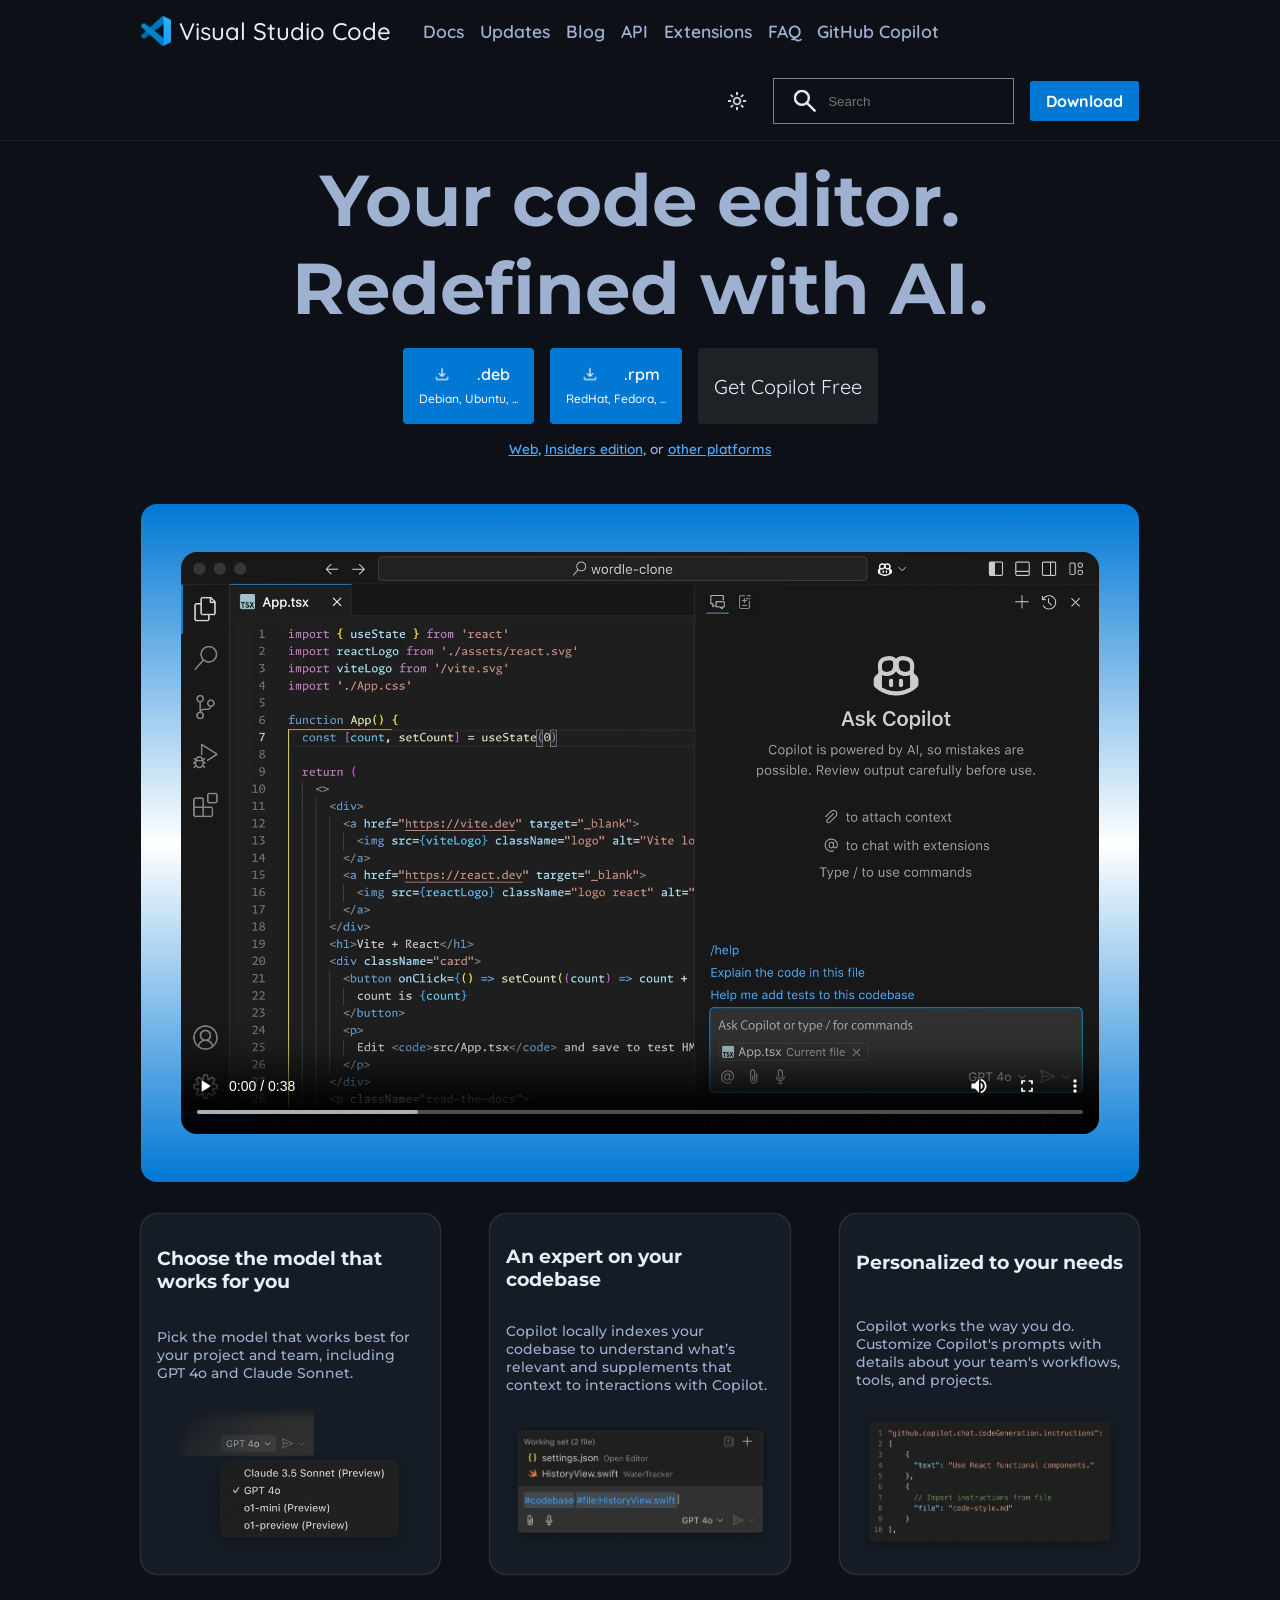
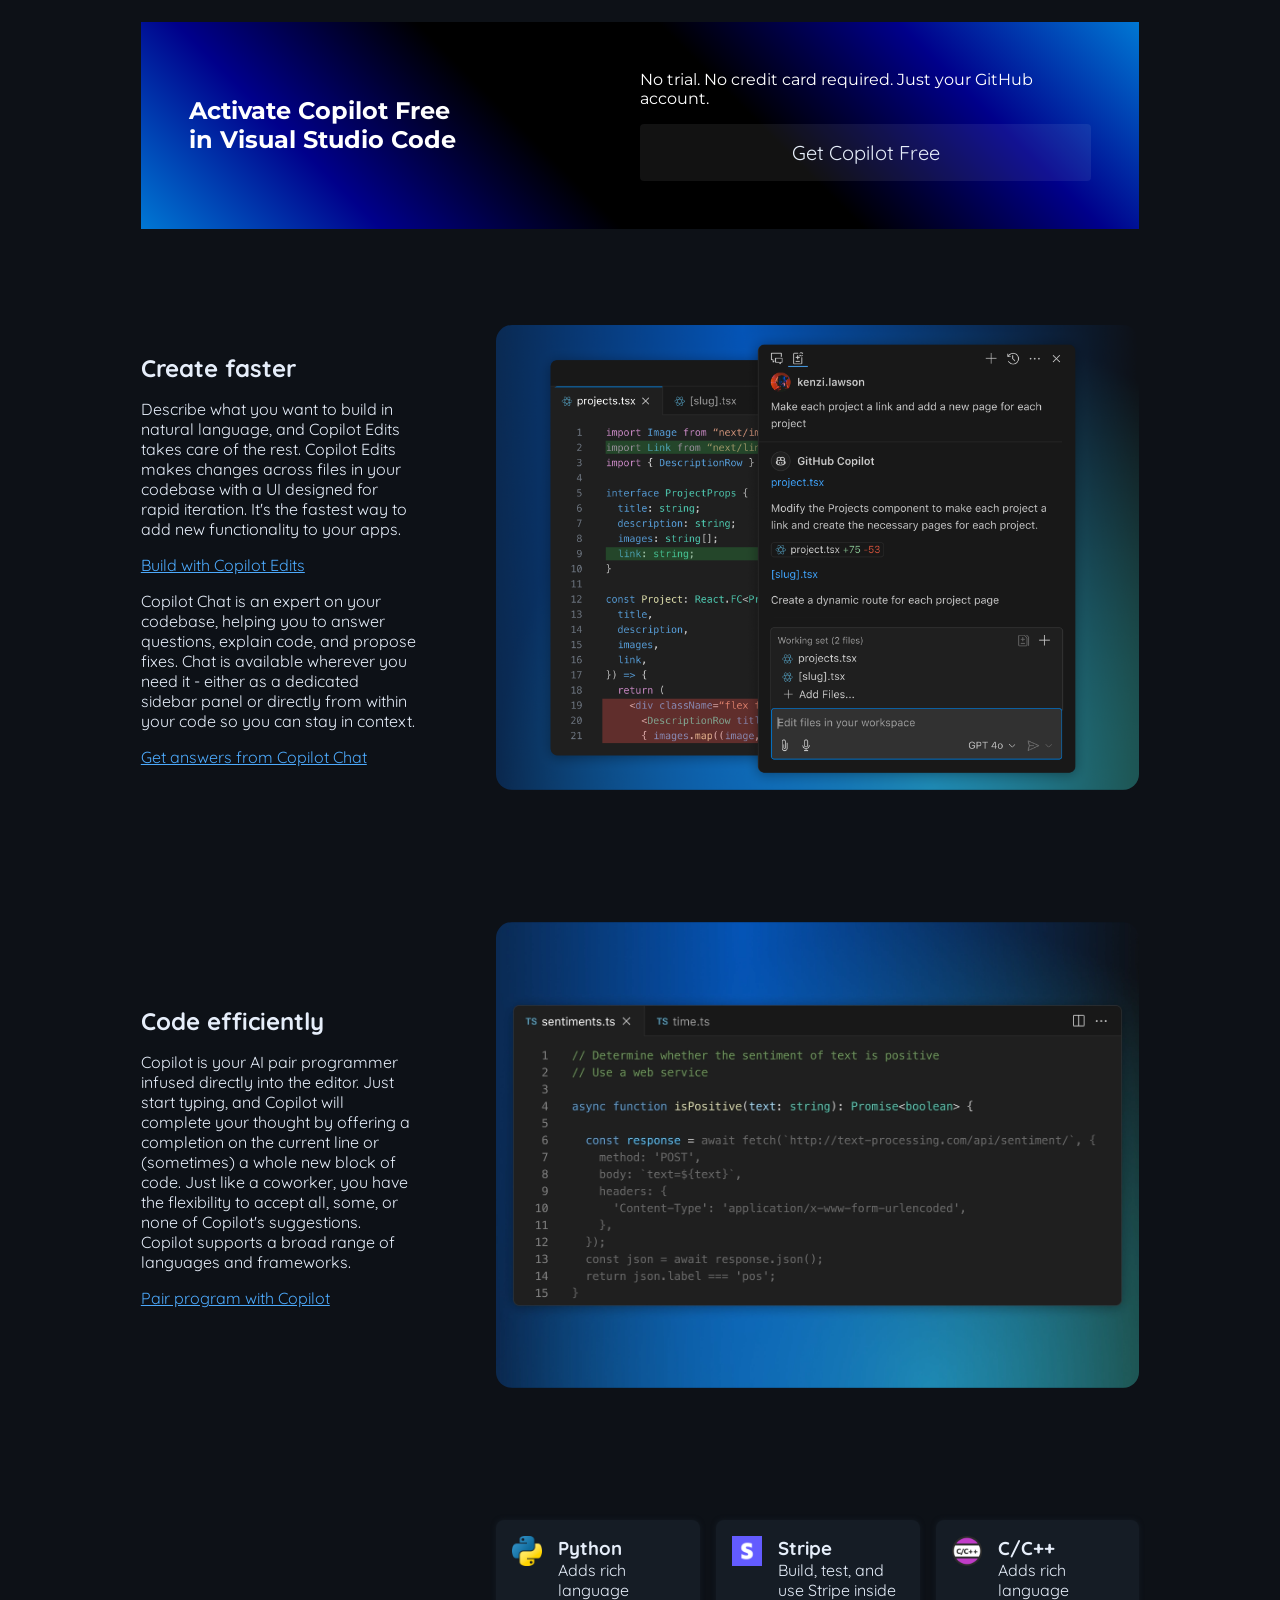
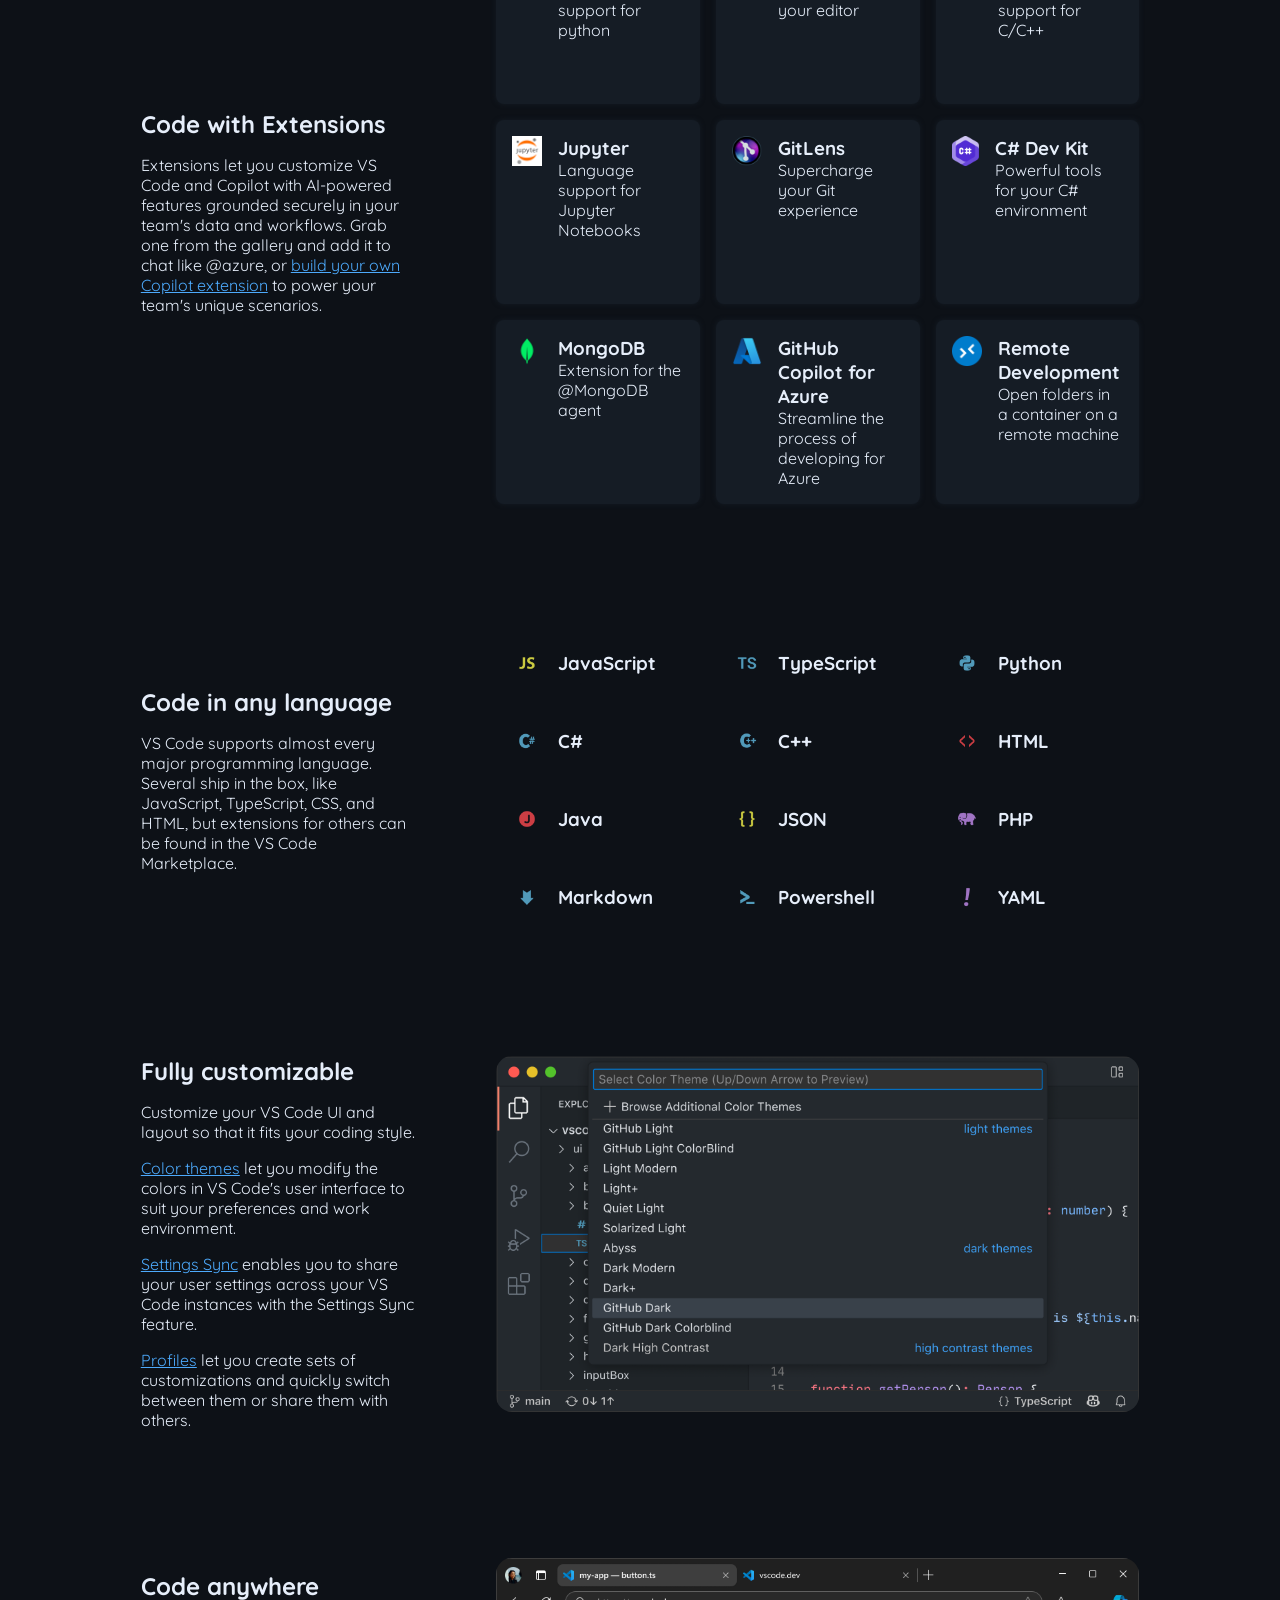
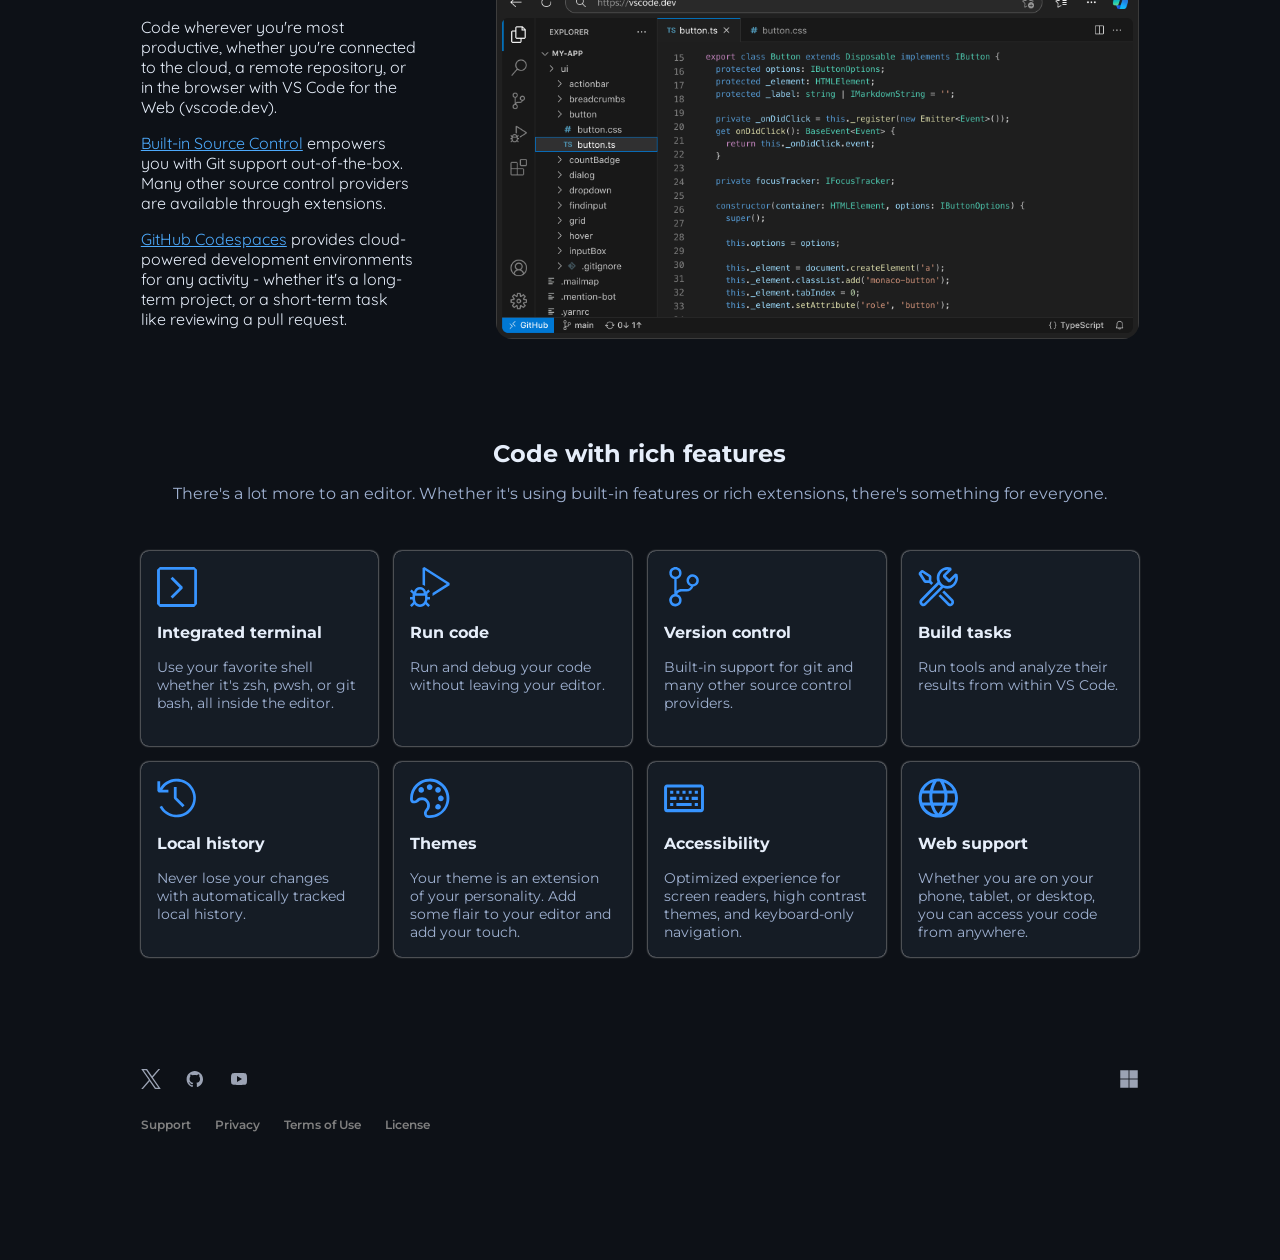
<file: Week1_Orientation_HTML_CSS_BasicJS/VSCodeLandingPage/index.html>
<!DOCTYPE html>
<html lang="en">
<head>
  <meta charset="UTF-8">
  <meta name="viewport" content="width=device-width, initial-scale=1.0">
  <title>Visual Studio Code - Code Editing. Redefined</title>
  <link rel="stylesheet" href="./style.css" />
  <link rel="shortcut icon" href="./assets/vscode.png" type="image/x-icon">
</head>
<body>
  
  <header>
    <nav>
      <section id="icon-text">
        <img src="./assets/vscode.png" alt="VS Code icon" class="vscode-icon" />
        <h2 class="quicksand quicksand-500">Visual Studio Code</h2>
      </section>
      <section id="links" class="quicksand quicksand-400">
        <a href="">Docs</a>
        <a href="">Updates</a>
        <a href="">Blog</a>
        <a href="">API</a>
        <a href="">Extensions</a>
        <a href="">FAQ</a>
        <a href="">GitHub Copilot</a>
      </section>
    </nav>
    <section class="misc">
      <button class="btn-color-mode"><img src="./assets/lightmode.png" alt="Light/Dark Mode" class="color-mode-img"/></button>
      <div class="search-input-box">
        <img src="./assets/search.png" alt="Search button">
        <input type="text" placeholder="Search" />
      </div>
      <button class="btn-download">Download</button>
    </section>
  </header>

  <main id="main-1">
    <section id="sec-1">
      <section id="sec-1-text">
        <h1>Your code editor.</h1>
        <h1>Redefined with AI.</h1>
      </section>
      <section id="download-btn">
        <button class="btn-custom-1">
          <img src="./assets/download_icon.png" alt="Download icon">
          <small class="dist-ext">.deb</small>
          <small class="dist-name">Debian, Ubuntu, ...</small>
        </button>
        <button class="btn-custom-1">
          <img src="./assets/download_icon.png" alt="Download icon">
          <small class="dist-ext">.rpm</small>
          <small class="dist-name">RedHat, Fedora, ...</small>
        </button>
        <button class="btn-custom-2">Get Copilot Free</button>
      </section>
      <section id="download-btn-other">
        <p><a href="#">Web</a>, <a href="">Insiders edition</a>, or <a href="">other platforms</a></p>
      </section>
      <section id="agreement">
        <p>By using VS Code, you agree to its <a href="">license</a> and <a href="">privacy statement</a>.</p>
      </section>
    </section>
    <section id="sec-2">
      <div class="div-video">
        <video src="./assets/video-1.webm" controls></video>
      </div>
    </section>
  </main>

  <main id="main-2">
    <div id="sec-21-wrapper">
      <section id="sec-21">
        <article>
          <div>
            <h3>Choose the model that works for you</h3>
            <p>Pick the model that works best for your project and team, including GPT 4o and Claude Sonnet.</p>
          </div>
          <img src="./assets/img-2.webp" alt="">
        </article>
        <article>
          <div>
            <h3>An expert on your codebase</h3>
            <p>Copilot locally indexes your codebase to understand what’s relevant and supplements that context to interactions with Copilot.</p>
          </div>
          <img src="./assets/img-1.webp" alt="">
        </article>
        <article>
          <div>
            <h3>Personalized to your needs</h3>
            <p>Copilot works the way you do. Customize Copilot's prompts with details about your team's workflows, tools, and projects.</p>
          </div>
          <img src="./assets/img-3.webp" alt="">
        </article>
      </section>
    </div>

    <section id="sec-22">
      <article>
        <h2>Activate Copilot Free<br />in Visual Studio Code</h2>
        <div>
          <p>No trial. No credit card required. Just your GitHub account.</p>
          <button class="btn-custom-2">Get Copilot Free</button>
        </div>
      </article>
    </section>
  </main>

  <main id="main-3">
    <div id="sec-31-wrapper" class="sec-wrapper">
      <section id="sec-31" class="main-3-sec">
        <div class="desc">
          <h1>Create faster</h1>
          <p>Describe what you want to build in natural language, and Copilot Edits takes care of the rest. Copilot Edits makes changes across files in your codebase with a UI designed for rapid iteration. It's the fastest way to add new functionality to your apps.</p>
          <a href="">Build with Copilot Edits</a>
          <p>Copilot Chat is an expert on your codebase, helping you to answer questions, explain code, and propose fixes. Chat is available wherever you need it - either as a dedicated sidebar panel or directly from within your code so you can stay in context.</p>
          <a href="">Get answers from Copilot Chat</a>
        </div>
        <div class="desc-img">
          <img src="./assets/img-4.webp" alt="">
        </div>
      </section>
    </div>

    <div id="sec-32-wrapper" class="sec-wrapper">
      <section id="sec-32" class="main-3-sec">
        <div class="desc">
          <h1>Code efficiently</h1>
          <p>Copilot is your AI pair programmer infused directly into the editor. Just start typing, and Copilot will complete your thought by offering a completion on the current line or (sometimes) a whole new block of code. Just like a coworker, you have the flexibility to accept all, some, or none of Copilot's suggestions. Copilot supports a broad range of languages and frameworks.</p>
          <a href="">Pair program with Copilot</a>
        </div>
        <div class="desc-img">
          <img src="./assets/img-5.webp" alt="">
        </div>
      </section>
    </div>


    <div id="sec-33-wrapper" class="sec-wrapper">
      <section id="sec-33" class="main-3-sec">
        <div class="desc">
          <h1>Code with Extensions</h1>
          <p>Extensions let you customize VS Code and Copilot with AI-powered features grounded securely in your team's data and workflows. Grab one from the gallery and add it to chat like @azure, or <a href="">build your own Copilot extension</a> to power your team's unique scenarios.</a>
        </div>
        <div class="desc-grids">
          <div>
            <img src="./assets/python.png" alt="">
            <div class="text">
              <h3>Python</h3>
              <p>Adds rich language support for python</p>
            </div>
          </div>
          <div>
            <img src="./assets/stripe.png" alt="">
            <div class="text">
              <h3>Stripe</h3>
              <p>Build, test, and use Stripe inside your editor</p>
            </div>
          </div>
          <div>
            <img src="./assets/c.png" alt="">
            <div class="text">
              <h3>C/C++</h3>
              <p>Adds rich language support for C/C++</p>
            </div>
          </div>
          <div>
            <img src="./assets/jupyter.png" alt="">
            <div class="text">
              <h3>Jupyter</h3>
              <p>Language support for Jupyter Notebooks</p>
            </div>
          </div>
          <div>
            <img src="./assets/gitlens.png" alt="">
            <div class="text">
              <h3>GitLens</h3>
              <p>Supercharge your Git experience</p>
            </div>
          </div>
          <div>
            <img src="./assets/cs-dev.png" alt="">
            <div class="text">
              <h3>C# Dev Kit</h3>
              <p>Powerful tools for your C# environment</p>
            </div>
          </div>
          <div>
            <img src="./assets/mongodb.png" alt="">
            <div class="text">
              <h3>MongoDB</h3>
              <p>Extension for the @MongoDB agent</p>  
            </div>
          </div>
          <div>
            <img src="./assets/azure.png" alt="">
            <div class="text">
              <h3>GitHub Copilot for Azure</h3>
              <p>Streamline the process of developing for Azure</p>
            </div>
          </div>
          <div>
            <img src="./assets/remote.png" alt="">
            <div class="text">
              <h3>Remote Development</h3>
              <p>Open folders in a container on a remote machine</p>
            </div>
          </div>
        </div>
      </section>
    </div>

    <div id="sec-34-wrapper" class="sec-wrapper">
      <section id="sec-34" class="main-3-sec">
        <div class="desc">
          <h1>Code in any language</h1>
          <p>VS Code supports almost every major programming language. Several ship in the box, like JavaScript, TypeScript, CSS, and HTML, but extensions for others can be found in the VS Code Marketplace.</a>
        </div>
        <div class="desc-grids">
          <div>
            <img src="./assets/js.png" alt="">
            <h3>JavaScript</h3>
          </div>
          <div>
            <img src="./assets/ts.png" alt="">
              <h3>TypeScript</h3>
          </div>
          <div>
            <img src="./assets/python-2.png" alt="">
              <h3>Python</h3>
          </div>
          <div>
            <img src="./assets/cs-2.png" alt="">
              <h3>C#</h3>
          </div>
          <div>
            <img src="./assets/cpp.png" alt="">
              <h3>C++</h3>
          </div>
          <div>
            <img src="./assets/html.png" alt="">
              <h3>HTML</h3>
          </div>
          <div>
            <img src="./assets/java.png" alt="">
              <h3>Java</h3>
          </div>
          <div>
            <img src="./assets/json.png" alt="">
              <h3>JSON</h3>
          </div>
          <div>
            <img src="./assets/php.png" alt="">
            <h3>PHP</h3>
          </div>
          <div>
            <img src="./assets/markdown.png" alt="">
              <h3>Markdown</h3>
          </div>
          <div>
            <img src="./assets/powershell.png" alt="">
              <h3>Powershell</h3>
          </div>
          <div>
            <img src="./assets/yaml.png" alt="">
            <h3>YAML</h3>
          </div>
        </div>
      </section>
    </div>


    <div id="sec-35-wrapper" class="sec-wrapper">
      <section id="sec-35" class="main-3-sec">
        <div class="desc">
          <h1>Fully customizable</h1>
          <p>Customize your VS Code UI and layout so that it fits your coding style.</p>
          <p><a href="">Color themes</a> let you modify the colors in VS Code's user interface to suit your preferences and work environment.</p>
          <p><a href="">Settings Sync</a> enables you to share your user settings across your VS Code instances with the Settings Sync feature.</p>
          <p><a href="">Profiles</a> let you create sets of customizations and quickly switch between them or share them with others.</p>
        </div>
        <div class="desc-img">
          <img src="./assets/img-7.png" alt="">
        </div>
      </section>
    </div>

    <div id="sec-36-wrapper" class="sec-wrapper">
      <section id="sec-36" class="main-3-sec">
        <div class="desc">
          <h1>Code anywhere</h1>
          <p>Code wherever you're most productive, whether you're connected to the cloud, a remote repository, or in the browser with VS Code for the Web (vscode.dev).</p>
          <p><a href="">Built-in Source Control</a> empowers you with Git support out-of-the-box. Many other source control providers are available through extensions.</p>
          <p><a href="">GitHub Codespaces</a> provides cloud-powered development environments for any activity - whether it's a long-term project, or a short-term task like reviewing a pull request.</p>
          
        </div>
        <div class="desc-img">
          <img src="./assets/img-8.png" alt="">
        </div>
      </section>
    </div>
  </main>

  <main id="main-4">
    <section id="main-41">
      <h1>Code with rich features</h1>
      <p>There's a lot more to an editor. Whether it's using built-in features or rich extensions, there's something for everyone.</p>
      <div id="main-4-grid">
        <div>
          <img src="./assets/terminal.svg" alt="">
          <h3>Integrated terminal</h3>
          <p>Use your favorite shell whether it's zsh, pwsh, or git bash, all inside the editor.</p>
        </div>
        <div>
          <img src="./assets/debug.svg" alt="">
          <h3>Run code</h3>
          <p>Run and debug your code without leaving your editor.</p>
        </div>
        <div>
          <img src="./assets/version-control.svg" alt="">
          <h3>Version control</h3>
          <p>Built-in support for git and many other source control providers.</p>
        </div>
        <div>
          <img src="./assets/build-tasks.svg" alt="">
          <h3>Build tasks</h3>
          <p>Run tools and analyze their results from within VS Code.</p>
        </div>
        <div>
          <img src="./assets/local-history.svg" alt="">
          <h3>Local history</h3>
          <p>Never lose your changes with automatically tracked local history.</p>
        </div>
        <div>
          <img src="./assets/themes.svg" alt="">
          <h3>Themes</h3>
          <p>Your theme is an extension of your personality. Add some flair to your editor and add your touch.</p>
        </div>
        <div>
          <img src="./assets/accessibility.svg" alt="">
          <h3>Accessibility</h3>
          <p>Optimized experience for screen readers, high contrast themes, and keyboard-only navigation.</p>
        </div>
        <div>
          <img src="./assets/web.svg" alt="">
          <h3>Web support</h3>
          <p>Whether you are on your phone, tablet, or desktop, you can access your code from anywhere.</p>
        </div>
      </div>
    </section>
  </main>

  <footer>
    <div id="footer-box">
      <div id="contact-links">
        <a href="">
          <img src="./assets/x-icon.svg" alt="">
        </a>
        <a href="">
          <img src="./assets/github-icon.svg" alt="">
        </a>
        <a href="">
          <img src="./assets/youtube-icon.svg" alt="">
        </a>
        <a href="" class="right-align">
          <img src="./assets/microsoft.svg" alt="">
        </a>
      </div>
      <div id="links">
        <a href="">Support</a>
        <a href="">Privacy</a>
        <a href="">Terms of Use</a>
        <a href="">License</a>
      </div>
    </div>
  </footer>

</body>
</html>
</file>
<file: Week1_Orientation_HTML_CSS_BasicJS/VSCodeLandingPage/style.css>
@import url('https://fonts.googleapis.com/css2?family=Great+Vibes&family=Quicksand:wght@300..700&display=swap');
@import url('https://fonts.googleapis.com/css2?family=Great+Vibes&family=Montserrat:ital,wght@0,100..900;1,100..900&family=Quicksand:wght@300..700&display=swap');
.quicksand{
  font-family: "Quicksand", serif;
  font-optical-sizing: auto;
  font-style: normal;
  font-weight: 400;
}
.quicksand-400 {
  font-weight: 400;
}
.quicksand-500{
  font-weight: 500;
}
*{
  padding: 0;
  margin: 0;
  box-sizing: border-box;
}
a{
  text-decoration: none;
  color: grey;
}
:root{
  --bg-color : #0d1117;
  --bg-color-2 : #151c25;
  --bg-btn-color : #ffffff12;
  --text-bgblue-color : #0078d4;
  --text-link-color : #9fb1d1;
  --text-heading-color : #e6eefa;
  --text-link-color-2 : #4daafc;

  --text-font : "Quicksand", serif;
  --text-font-2: "Montserrat", serif;
}
body{
  background-color: var(--bg-color);
  width: 100%;
  height: 100%;
}

header{
  /* background-color: blue; */
  padding: 1rem;
  width: 100%;
  display: flex;
  flex-direction: column;
  align-items: center;
  gap: 2rem;
  position: sticky;
  top: 0;
  background-color: var(--bg-color);
  box-shadow: 0 0 1px grey;
}
header a {
  color: var(--text-link-color);
}
header nav{
  /* background-color: white; */
  width: 80%;
  display: flex;
  align-items: center;
  gap: 2rem;
}
header nav section#icon-text{
  display: flex;
  gap: .5rem;
  color: var(--text-heading-color);
}
header nav section#links{
  display: flex;
  gap: 1rem;
  font-weight: 600;
  font-size: 1.1rem;
}


header section.misc{
  width: 80%;
  /* background-color: blue; */
  display: flex;
  justify-content: end;
  align-items: center;
  gap: 1rem;
}
header section.misc button, header section.misc input{
  height: 40px;
  background-color: transparent;
  outline: none;
  border: 1px solid grey;
}
header section.misc .btn-color-mode{
  height: 40px;
  width: 40px;
  border: none;
  padding: 10px;
}
header section.misc .btn-color-mode:hover{
  background-color: rgba(92, 83, 83, 0.267);
  border-radius: 5px;
}
header section.misc .btn-color-mode img{
  width: 100%;
  height: 100%;
  color: white;
}

header section.misc button.btn-download{
  background-color: var(--text-bgblue-color);
  padding: 2px 16px;
  color: white;
  font-family: var(--text-font);
  font-weight: 900;
  border: none;
  font-size: 1rem;
  border-radius: 3px;
}

header section.misc .search-input-box{
  gap: .5rem;
  display: flex;
  align-items: center;
  border: 1px solid grey;
  padding: 2px 16px;
}
header section.misc .search-input-box input{
  border: none;
  outline: none;
}
.search-input-box img{
  width: 30px;
  height: 30px;
}

.vscode-icon{
  height: 30px;
  width: 30px;
}

main{
  /* background-color: grey; */
  width: 100%;
  padding: 1rem;
}

main section#sec-1{
  width: 100%;
  /* background-color: blue; */
}


main section#sec-1 #sec-1-text{
  display: flex;
  flex-direction: column;
  justify-content: center;
  align-items: center;
}

main section#sec-1 h1{
  font-size: 4.5rem;
  font-family: var(--text-font-2);
  color: var(--text-link-color);
}

main section#sec-1 section#download-btn{
  display: flex;
  justify-content: center;
  gap: 1rem;
  padding: 1rem;
}

main section#sec-1 section#download-btn button{
  padding: 1rem;
  border: none;
  border-radius: .25rem;
}

main section#sec-1 section#download-btn button.btn-custom-1{
  background-color: var(--text-bgblue-color);
  display: grid;
  grid-template-rows: 1fr 1fr;
  grid-template-columns: 1fr 1fr;
  align-items: center;
  gap: .25rem;
  color: white;
  font-family: var(--text-font);
}
main section#sec-1 section#download-btn button.btn-custom-1 > *{
  justify-self: center;
}
main section#sec-1 section#download-btn button.btn-custom-1 small.dist-ext{
  font-size: 1rem;
  font-weight: 600;
}
main section#sec-1 section#download-btn button.btn-custom-1 small.dist-name{
  font-size: .75rem;
  font-weight: 500;
}
button.btn-custom-2{
  padding: 1rem;
  border: none;
  border-radius: .25rem;
  background-color: var(--bg-btn-color);
  font-family: var(--text-font);
  font-size: 1.25rem;
  color: var(--text-heading-color);
}


main section#sec-1 section#download-btn button.btn-custom-1 img{
  height: 20px;
  width: 20px;
}

main section#sec-1 section#download-btn button.btn-custom-1 small.dist-name{
  grid-column-start: 1;
  grid-column-end: 3;
}



section#download-btn-other{
  width: 100%;
  color: var(--text-heading-color);
  font-family: var(--text-font);
  font-weight: 600;
  font-size: .85rem;
}
section#download-btn-other p{
  text-align: center;
  color: var(--text-link-color);
}
section#download-btn-other p a{
  color: var(--text-link-color-2);
  text-decoration: underline;
}


section#agreement{
  color: var(--text-heading-color);
  font-family: var(--text-font);
  font-size: .75rem;
  text-align: center;
  padding: 1rem;
}

section#agreement p{
  opacity: 0;
  transition: opacity 0.3s ease, height 0.3s ease;
}

section#agreement:hover p{
  opacity: 1;
}

section#sec-2{
  width: 100%;
  display: flex;
  justify-content: center;
}
section#sec-2 div.div-video{
  width: 80%;
  background-image: repeating-linear-gradient(var(--text-bgblue-color), white, var(--text-bgblue-color));
  padding: 3rem 1rem;
  display: flex;
  justify-content: center;
  border-radius: 1rem;
}
section#sec-2 video{
  width: 95%;
  height: auto;
  border-radius: 1rem;
}

main#main-2{
  width: 100%;
}


main#main-2 div#sec-21-wrapper{
  width: 100%;
  display: flex;
  justify-content: center;
}

main#main-2 section#sec-21{
  width: 80%;
  display: flex;
  justify-content: space-between;
}

main#main-2 section#sec-21 article{
  display: flex;
  flex-direction: column;
  width: 30%;
  height: 360px;
  background-color: var(--bg-color-2);
  box-shadow: 0px 0px 2px grey;
  padding: 1rem;
  color: var(--text-heading-color);
  border-radius: 1rem;
}

main#main-2 section#sec-21 article div{
  height: 180px;
  width: 100%;
  font-family: var(--text-font-2);
  display: flex;
  flex-direction: column;
  justify-content: space-around;
}

main#main-2 section#sec-21 article div p{
  font-size: .9rem;
  color: var(--text-link-color);
  font-weight: 500;
}

main#main-2 section#sec-22{
  width: 100%;
  display: flex;
  justify-content: center;
  padding-top: 3rem;
}

main#main-2 section#sec-22 article{
  width: 80%;
  padding: 3rem;
  color: white;
  display: flex;
  align-items: center;
  background-image: repeating-linear-gradient(45deg, var(--text-bgblue-color), darkblue, black, black,  darkblue, var(--text-bgblue-color));
  font-family: var(--text-font-2);
}

main#main-2 section#sec-22 article > *{
  display: flex;
  flex-direction: column;
  gap: 1rem;
  width: 50%;
}


main#main-3{
  width: 100%;
}

.sec-wrapper{
  width: 100%;
  display: flex;
  justify-content: center;
  padding: 4rem 0;
}

.main-3-sec{
  width: 80%;
  display: flex;
  color: var(--text-heading-color);
  font-family: var(--text-font);
  gap: 5rem;
}
.main-3-sec div.desc{
  width: 30%;
  display: flex;
  flex-direction: column;
  justify-content: center;
  gap: 1rem;
}
.main-3-sec div.desc a{
  color: var(--text-link-color-2);
  text-decoration: underline;
}
.main-3-sec div.desc-img{
  width: 70%;
}
.main-3-sec div.desc-img img{
  width: 100%;
  border-radius: 1rem;
}

.desc-grids{
  width: 70%;
  display: grid;
  grid-template-rows: 1fr 1fr 1fr;
  grid-template-columns: 1fr 1fr 1fr;
  gap: 1rem;
}
.desc-grids > div{
  display: flex;
  gap: 1rem;
  border: none;
  box-shadow: 0 0 5px var(--bg-color-2);
  border-radius: .5rem;
  padding: 1rem;
  background-color: var(--bg-color-2);
}
.desc-grids > div > img{
  width: 30px;
  height: 30px;
}

#sec-34-wrapper #sec-34 .desc-grids div {
  align-items: center;
  background-color: transparent;
  box-shadow: none;
}

main#main-4{
  width: 100%;
  display: flex;
  justify-content: center;
}

section#main-41{
  width: 80%;
  display: flex;
  flex-direction: column;
  gap: 1rem;
  align-items: center;
  font-family: var(--text-font-2);
}

section#main-41 > h1{
  color: var(--text-heading-color);
}
section#main-41 > p{
  color: var(--text-link-color);
}

section#main-41 div#main-4-grid{
  display: grid;
  grid-template-rows: 1fr 1fr;
  grid-template-columns: 1fr 1fr 1fr 1fr;
  padding: 2rem 0;
  gap: 1rem;
  color: var(--text-heading-color);
}

section#main-41 div#main-4-grid > div{
  display: flex;
  flex-direction: column;
  gap: 1rem;
  padding: 1rem;
  background-color: var(--bg-color-2);
  border-radius: .5rem;
  box-shadow: 0 0 2px white;
}

section#main-41 div#main-4-grid > div > img{
  width: 40px;
  height: 40px;
}

section#main-41 div#main-4-grid > div > h3{
  font-size: 1rem;
}
section#main-41 div#main-4-grid > div > p{
  color: var(--text-link-color);
  font-size: .9rem;
}




footer{
  padding: 4rem 1rem 8rem 1rem;
  width: 100%;
  display: flex;
  justify-content: center;
  font-family: var(--text-font-2);
}
footer div#footer-box{
  width: 80%;
  display: flex;
  flex-direction: column;
  gap: 1.5rem;
}
footer div#footer-box #contact-links{
  display: flex;
  gap: 1.5rem;
  position: relative;
}

footer div#footer-box #contact-links .right-align{
  justify-content: flex-end;
  position: absolute;
  right: 0;
}

footer #contact-links img{
  width: 20px;
  height: 20px;
}

footer div#footer-box #links{
  display: flex;
  gap: 1.5rem;
  font-size: .75rem;
  font-weight: 600;
}
</file>
